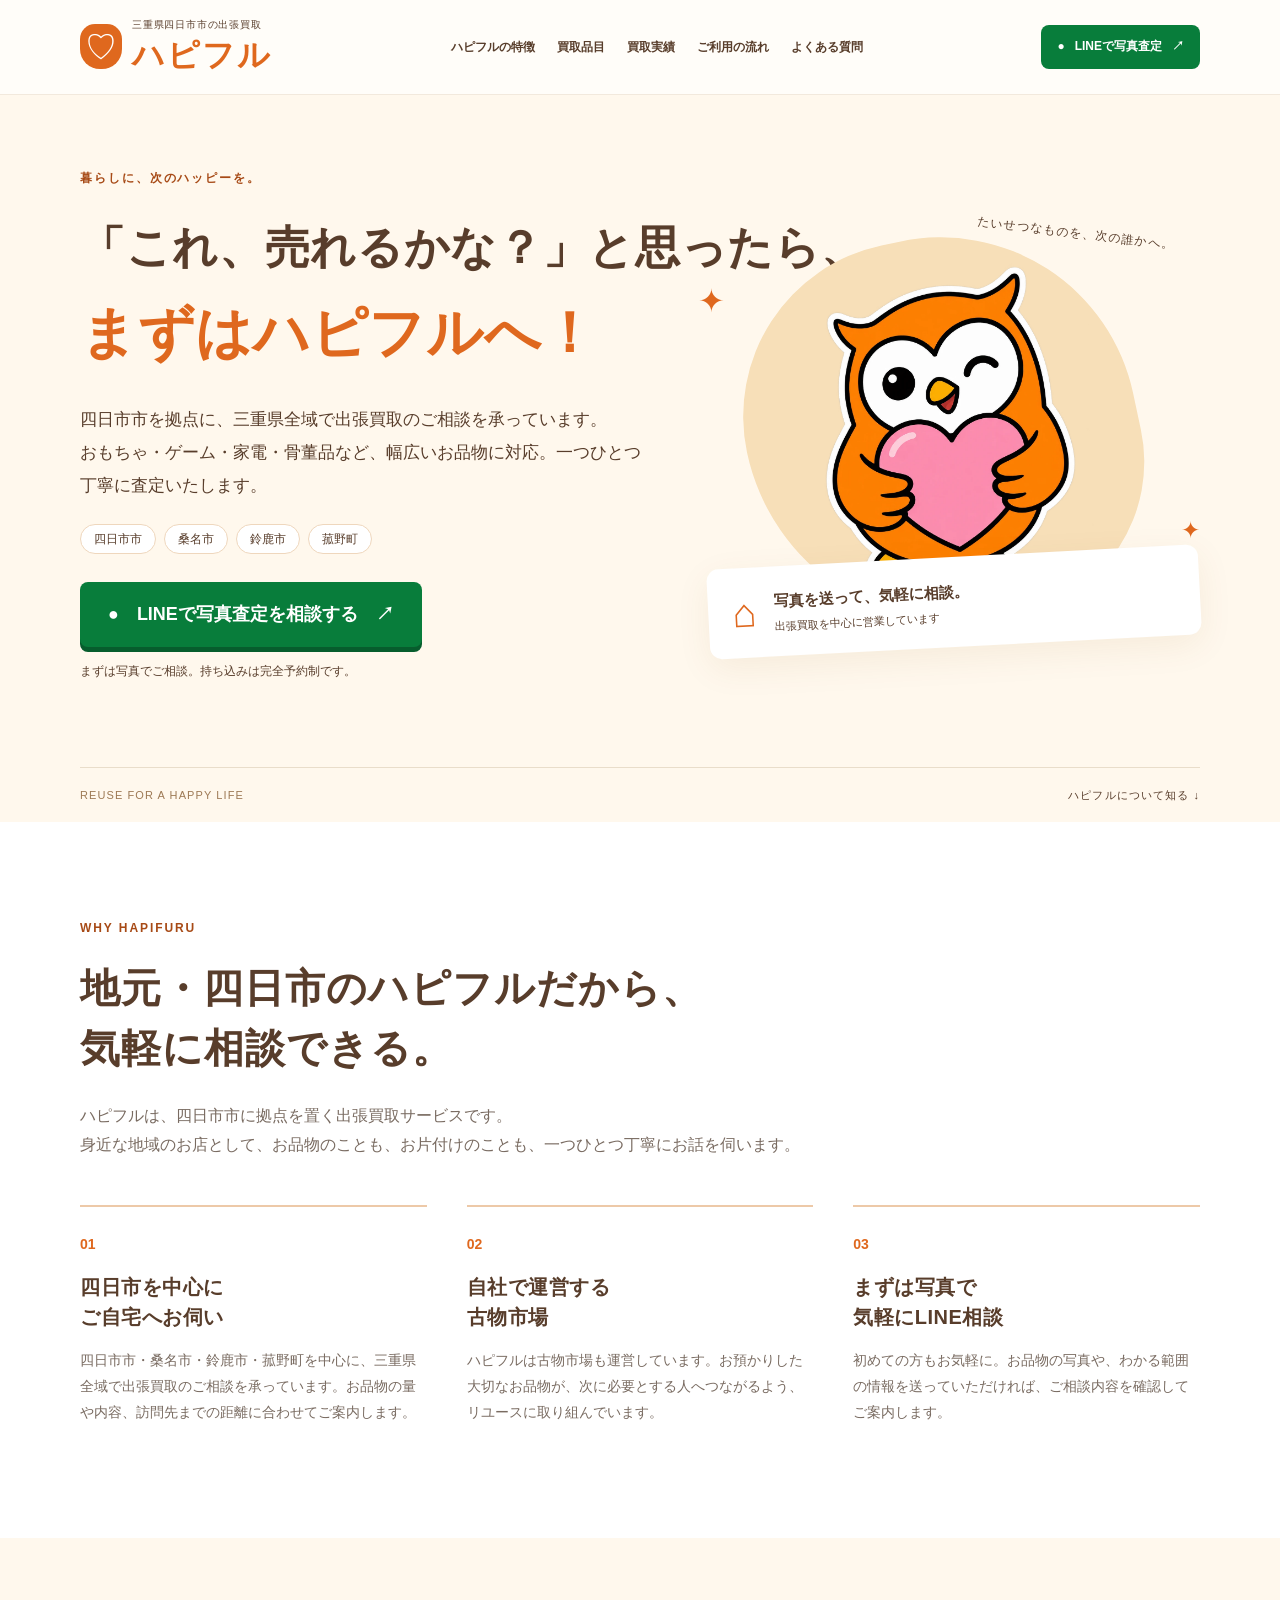
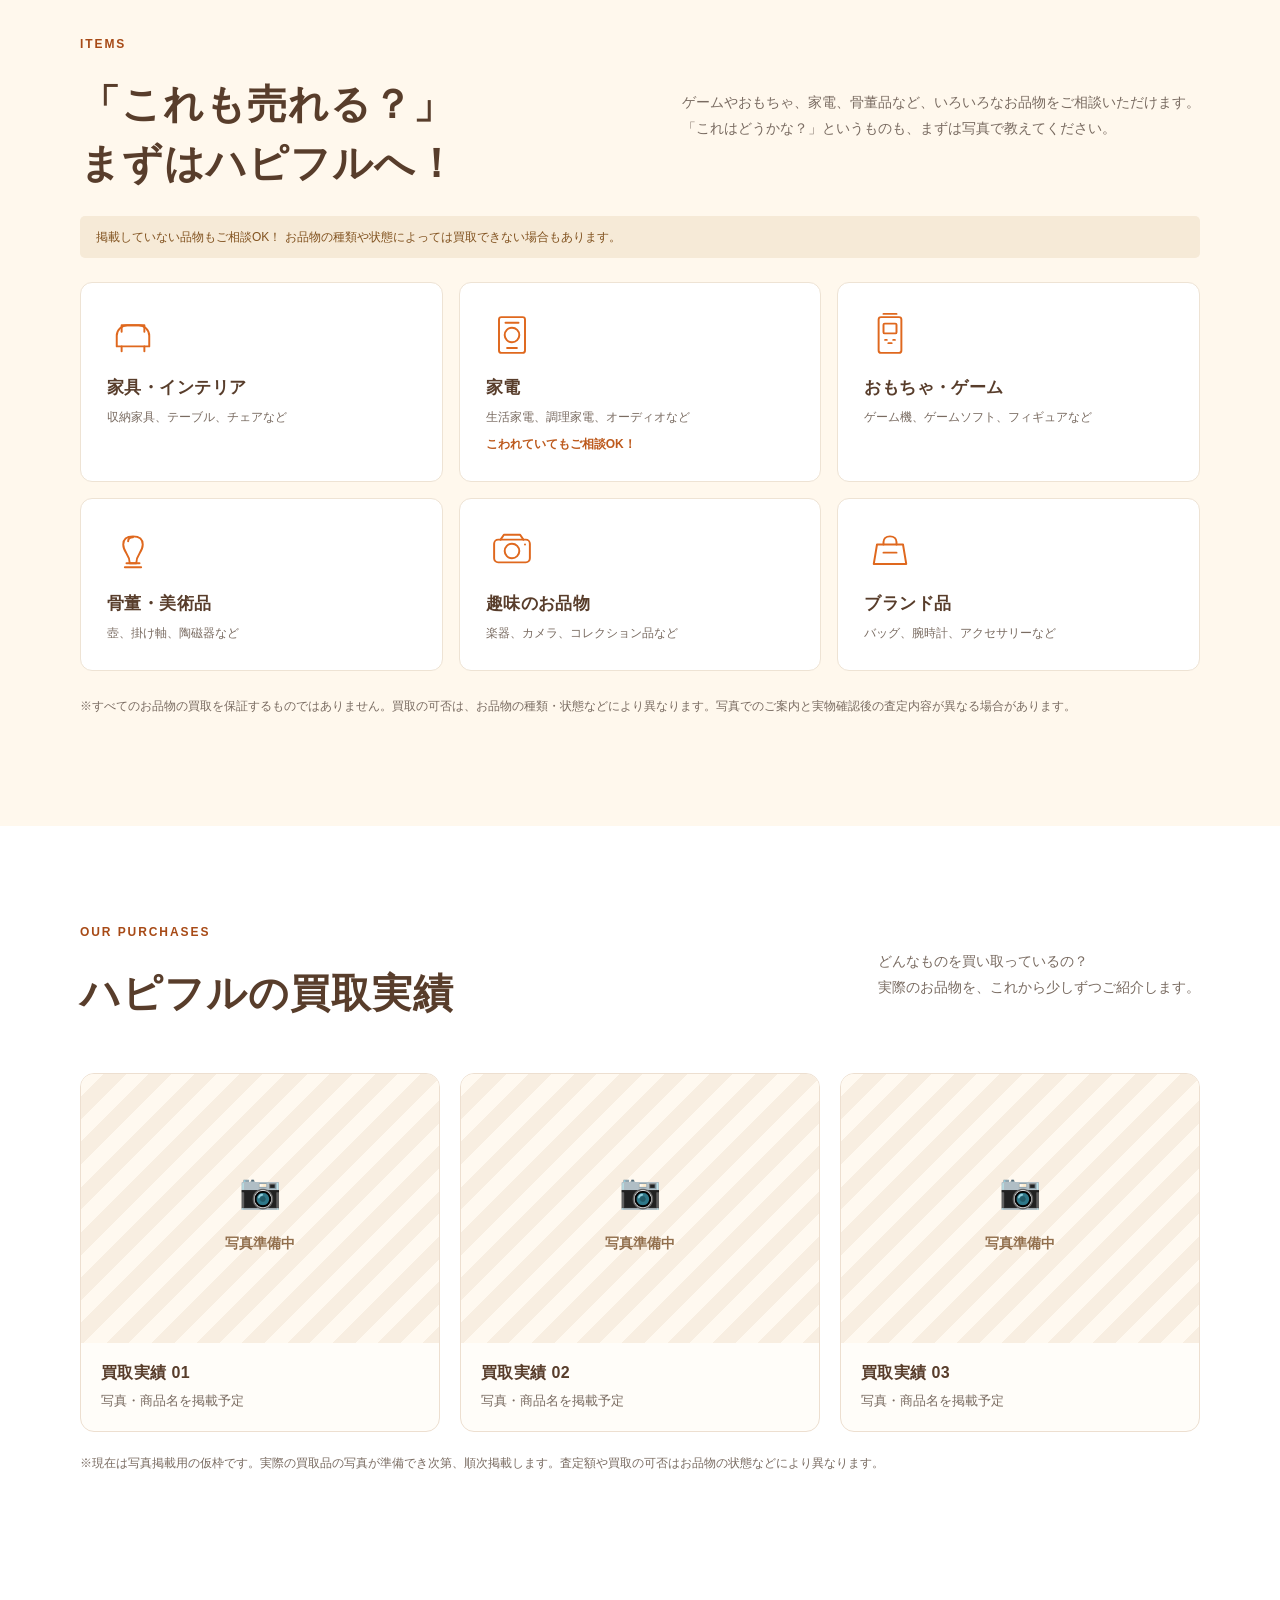
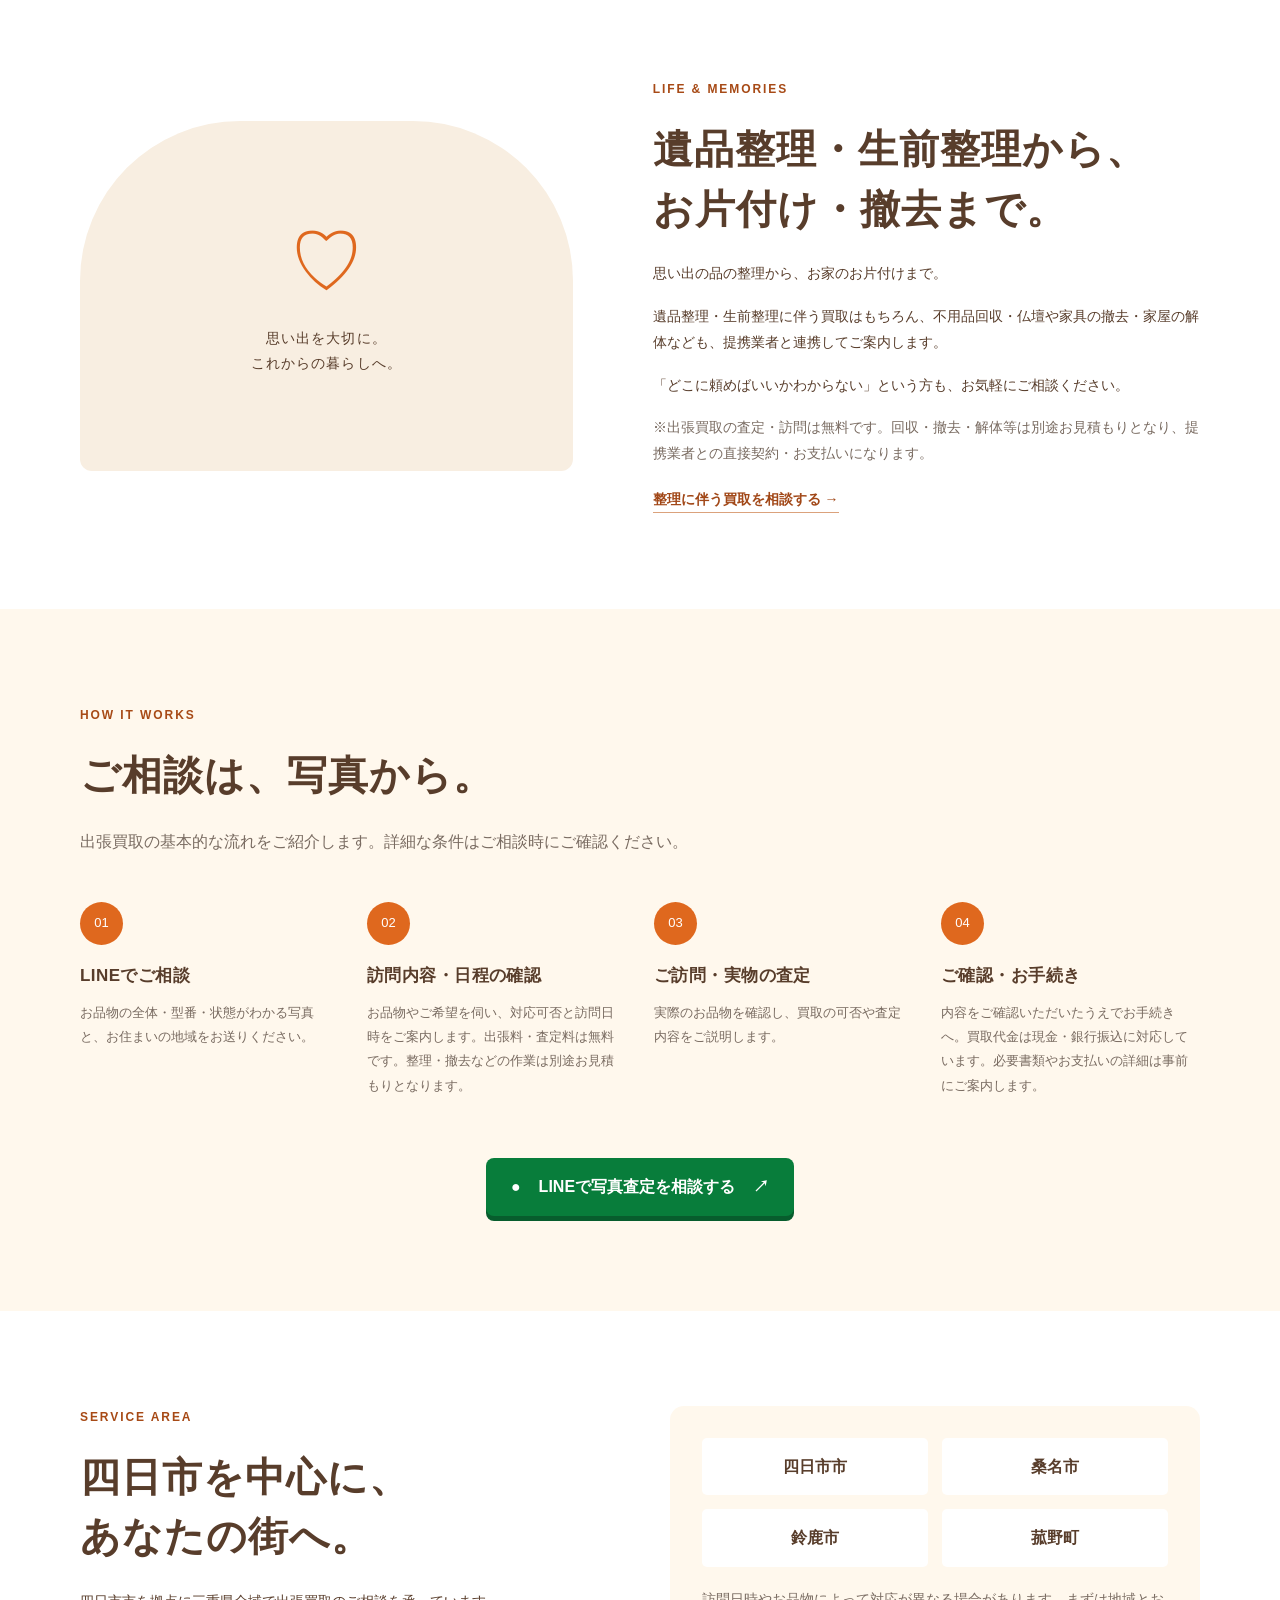
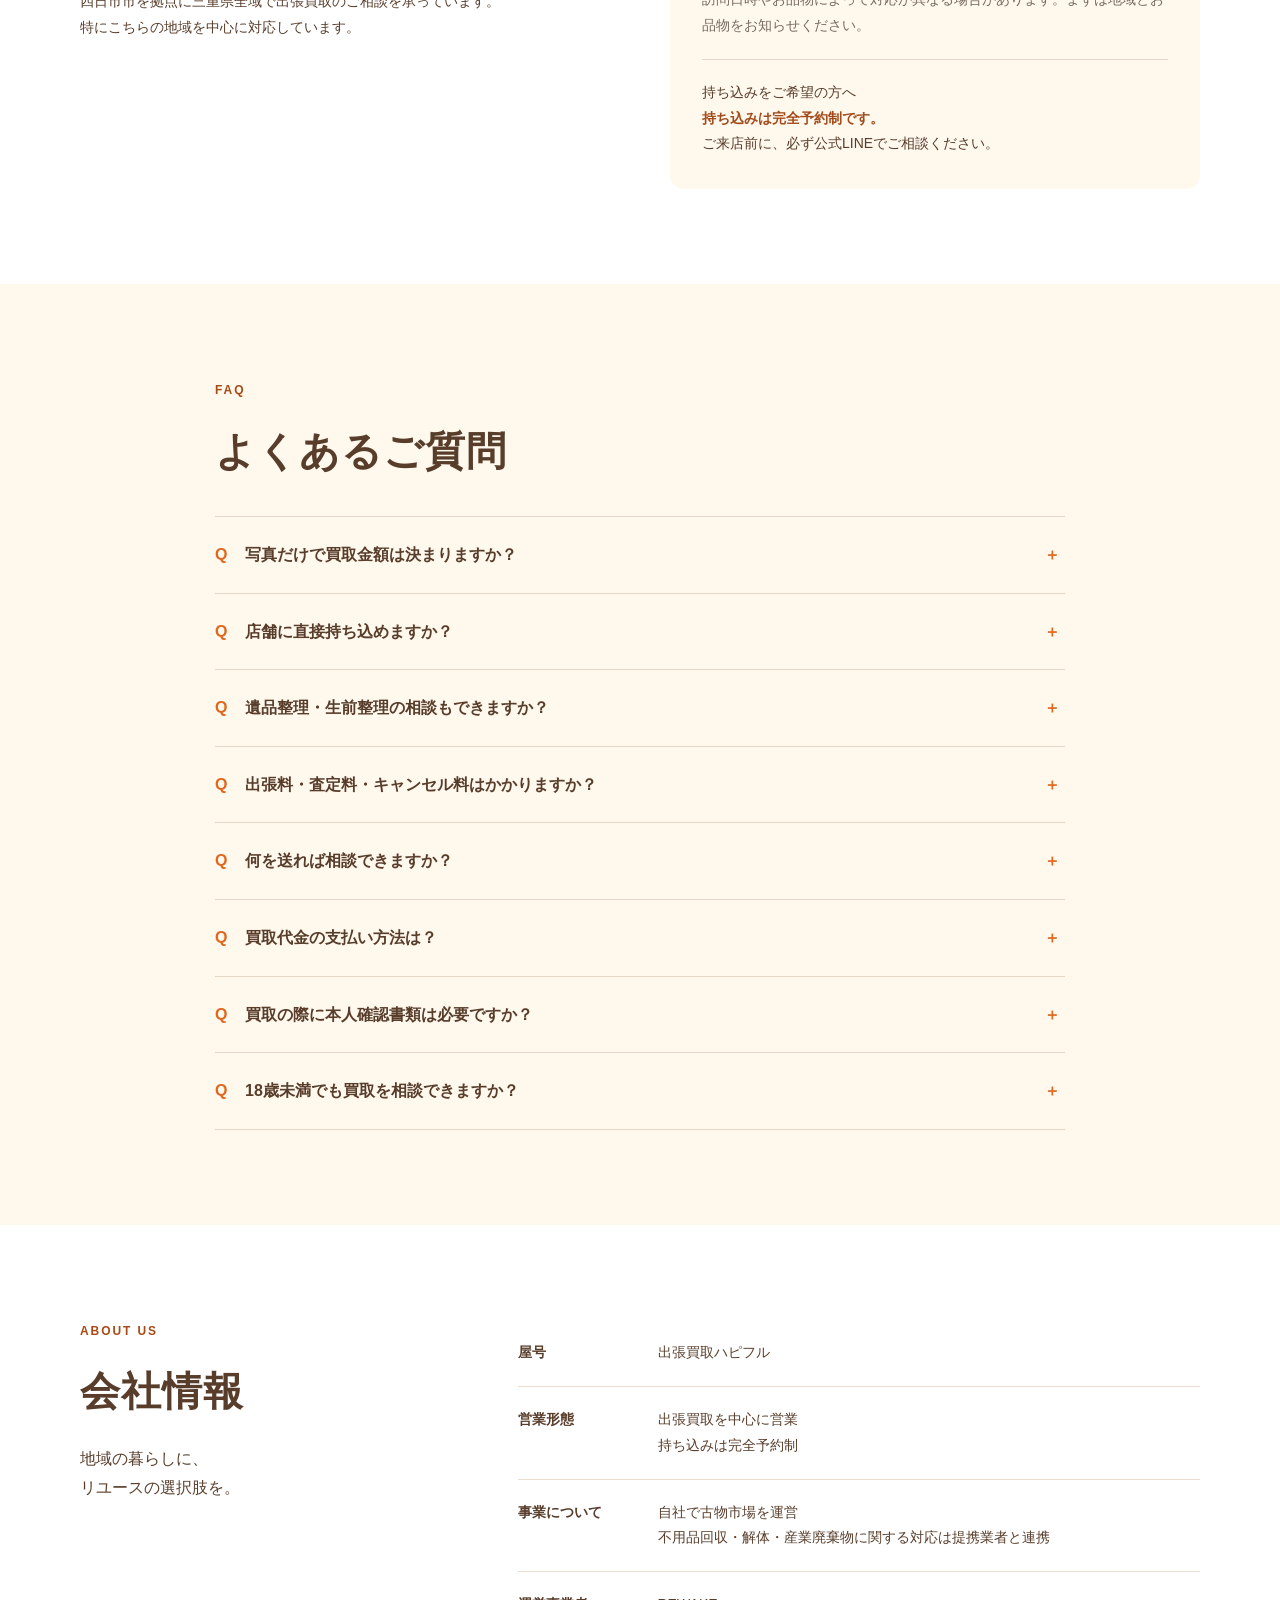
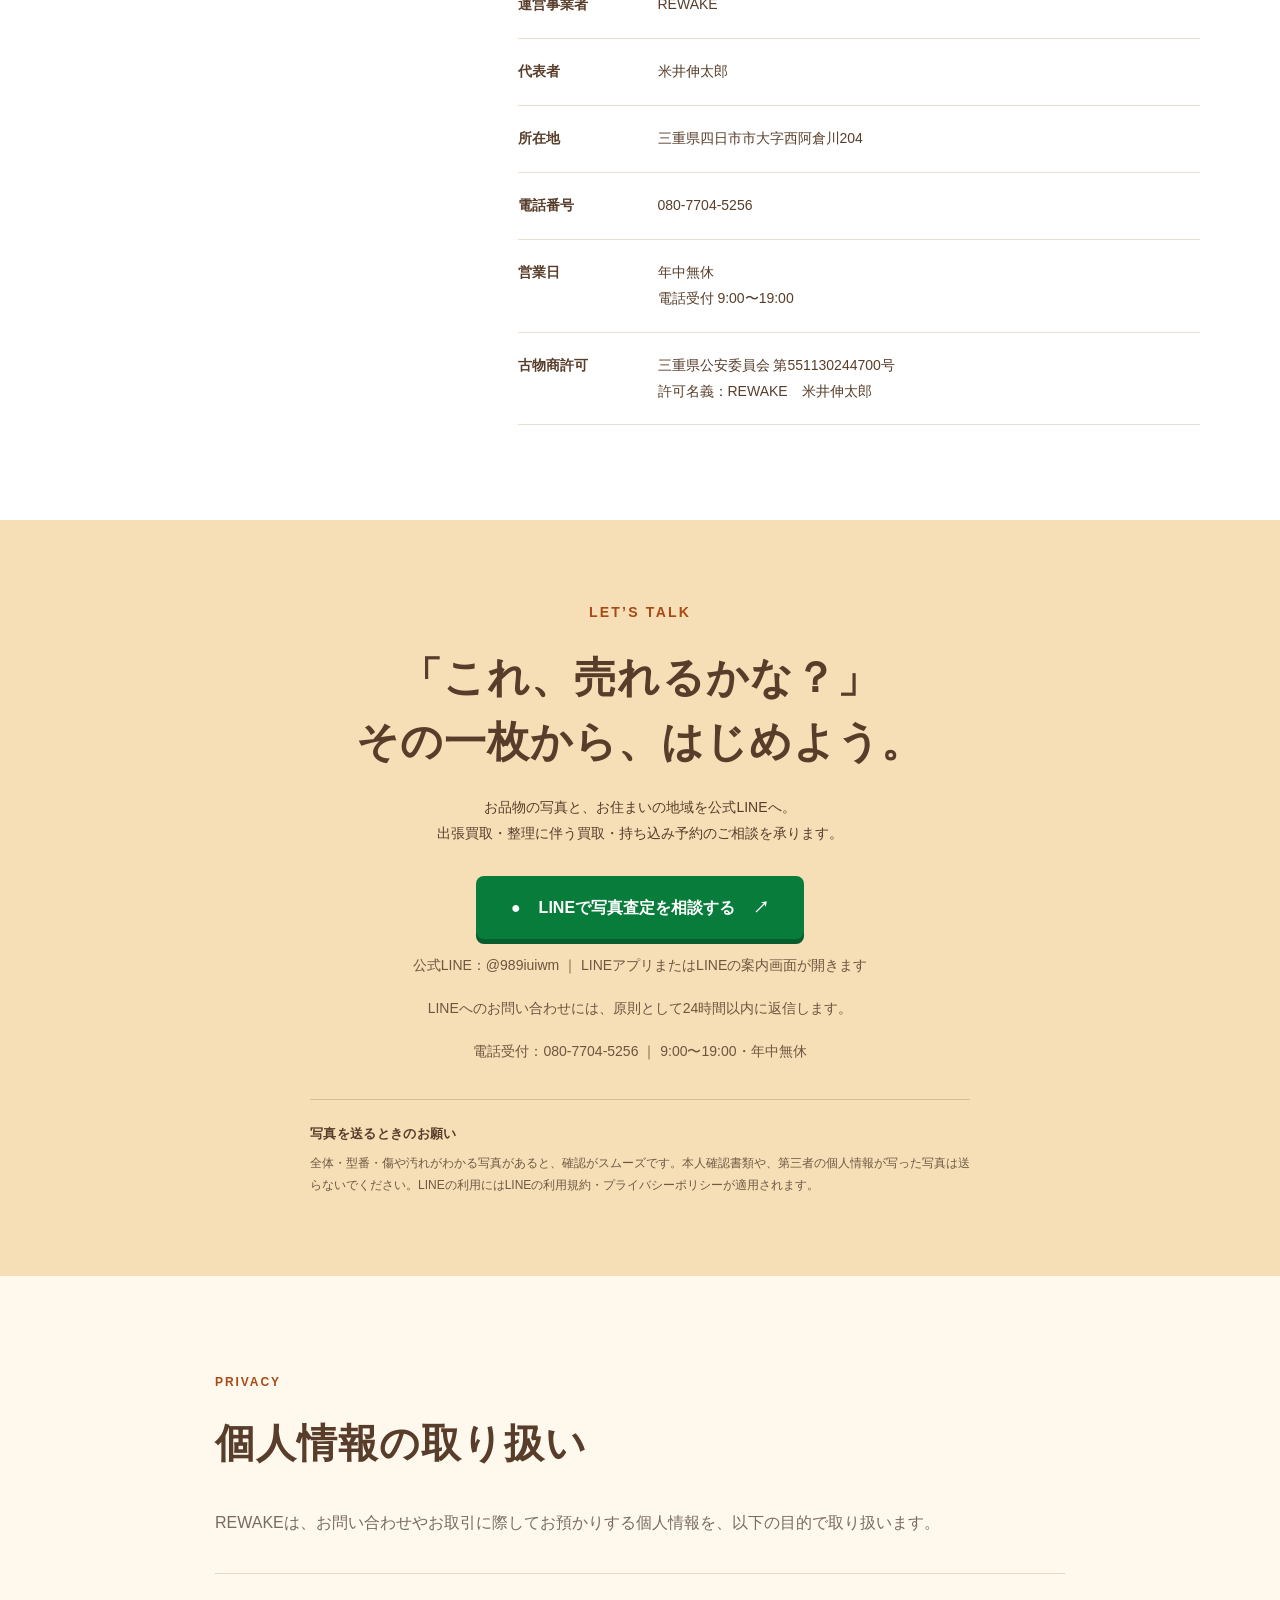
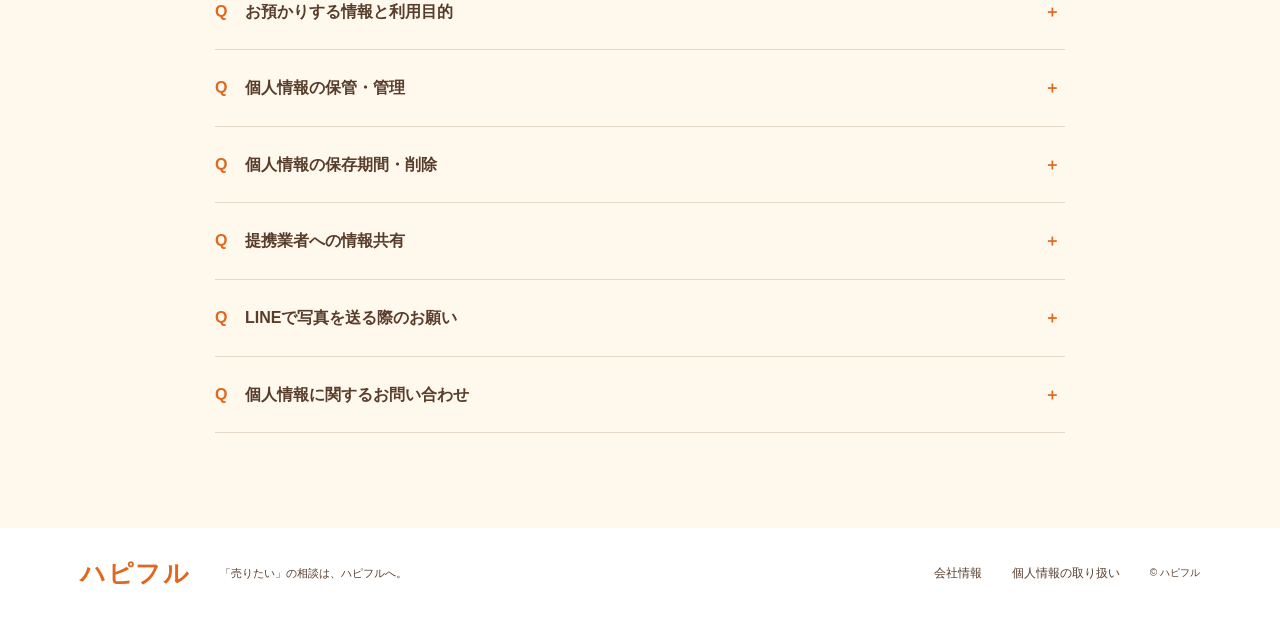
<file: index.html>
<!doctype html>
<html lang="ja"><head><meta charset="utf-8"><meta name="viewport" content="width=device-width,initial-scale=1"><title>四日市市の出張買取｜ハピフル【三重県全域対応】</title><meta name="description" content="四日市市を拠点に三重県全域で出張買取を行うハピフル。四日市市・鈴鹿市・桑名市・菰野町を中心に、家具・家電・骨董品・工具・ゲームなど幅広く対応。出張料・査定料は無料。お片付けや遺品整理・生前整理に伴う買取も公式LINEでお気軽にご相談ください。"><meta name="robots" content="index,follow"><meta name="theme-color" content="#df681e"><link rel="icon" href="assets/favicon.svg" type="image/svg+xml"><link rel="stylesheet" href="assets/style.css"><script src="assets/mascot.js" defer></script></head><body>
<a class="skip" href="#main">本文へ移動</a>
<header><div class="wrap header-inner"><a class="brand" href="#top" aria-label="ハピフル トップ"><span class="brand-mark" aria-hidden="true">♡</span><span><small>三重県四日市市の出張買取</small><b>ハピフル</b></span></a><nav aria-label="メインナビゲーション"><a href="#features">ハピフルの特徴</a><a href="#items">買取品目</a><a href="#results">買取実績</a><a href="#flow">ご利用の流れ</a><a href="#faq">よくある質問</a></nav><a class="button line " href="https://line.me/R/ti/p/@989iuiwm" target="_blank" rel="noopener noreferrer"><span aria-hidden="true">●</span> LINEで写真査定<span aria-hidden="true">↗</span></a></div></header>
<main id="main"><section class="hero" id="top"><div class="wrap hero-grid"><div><p class="eyebrow">暮らしに、次のハッピーを。</p><h1>「これ、売れるかな？」と思ったら、<br><em>まずはハピフルへ！</em></h1><p class="hero-copy">四日市市を拠点に、三重県全域で出張買取のご相談を承っています。<br>おもちゃ・ゲーム・家電・骨董品など、幅広いお品物に対応。一つひとつ丁寧に査定いたします。</p><div class="area-tags"><span>四日市市</span><span>桑名市</span><span>鈴鹿市</span><span>菰野町</span></div><a class="button line " href="https://line.me/R/ti/p/@989iuiwm" target="_blank" rel="noopener noreferrer"><span aria-hidden="true">●</span> LINEで写真査定を相談する<span aria-hidden="true">↗</span></a><p class="micro">まずは写真でご相談。持ち込みは完全予約制です。</p></div><div class="hero-art"><div class="art-orbit"></div><span class="art-label">たいせつなものを、次の誰かへ。</span><div class="mascot-slot"><!-- assets/mascot.webp を追加するだけで画像に切り替わります。PNGの場合は下記srcも変更してください。 --><img class="mascot-image" src="assets/mascot.webp" width="600" height="660" alt="ハートを持ったハピフルのフクロウ" decoding="async" hidden><div class="mascot-placeholder" aria-label="ハートを持ったフクロウのマスコット画像を追加予定"><span class="heart" aria-hidden="true">♡</span><b>ここに、ハピフルの<br>フクロウがやってきます。</b><small>マスコット画像 追加予定</small></div></div><div class="art-card"><span aria-hidden="true">⌂</span><div><strong>写真を送って、気軽に相談。</strong><small>出張買取を中心に営業しています</small></div></div><span class="spark one" aria-hidden="true">✦</span><span class="spark two" aria-hidden="true">✦</span></div></div><div class="hero-bottom wrap"><span>REUSE FOR A HAPPY LIFE</span><a href="#features">ハピフルについて知る ↓</a></div></section>
<section id="features" class="section"><div class="wrap"><p class="eyebrow">WHY HAPIFURU</p><h2>地元・四日市のハピフルだから、<br>気軽に相談できる。</h2><p class="intro">ハピフルは、四日市市に拠点を置く出張買取サービスです。<br>身近な地域のお店として、お品物のことも、お片付けのことも、一つひとつ丁寧にお話を伺います。</p><div class="features"><article><span class="number">01</span><h3>四日市を中心に<br>ご自宅へお伺い</h3><p>四日市市・桑名市・鈴鹿市・菰野町を中心に、三重県全域で出張買取のご相談を承っています。お品物の量や内容、訪問先までの距離に合わせてご案内します。</p></article><article><span class="number">02</span><h3>自社で運営する<br>古物市場</h3><p>ハピフルは古物市場も運営しています。お預かりした大切なお品物が、次に必要とする人へつながるよう、リユースに取り組んでいます。</p></article><article><span class="number">03</span><h3>まずは写真で<br>気軽にLINE相談</h3><p>初めての方もお気軽に。お品物の写真や、わかる範囲の情報を送っていただければ、ご相談内容を確認してご案内します。</p></article></div></div></section>
<section id="items" class="section cream"><div class="wrap"><div class="section-heading"><div><p class="eyebrow">ITEMS</p><h2>「これも売れる？」<br>まずはハピフルへ！</h2></div><p>ゲームやおもちゃ、家電、骨董品など、いろいろなお品物をご相談いただけます。<br>「これはどうかな？」というものも、まずは写真で教えてください。</p></div><p class="draft-label">掲載していない品物もご相談OK！ お品物の種類や状態によっては買取できない場合もあります。</p><div class="items">
<article>
  <span class="item-icon" aria-hidden="true">
    <svg viewBox="0 0 64 64" role="img"><path d="M12 33c0-7 6-13 13-13h14c7 0 13 6 13 13v13H12V33Z"/><path d="M18 28V20h28v8"/><path d="M18 46v6"/><path d="M46 46v6"/></svg>
  </span>
  <h3>家具・インテリア</h3>
  <p>収納家具、テーブル、チェアなど</p>
</article>
<article>
  <span class="item-icon" aria-hidden="true">
    <svg viewBox="0 0 64 64" role="img"><rect x="16" y="10" width="32" height="44" rx="3"/><circle cx="32" cy="32" r="9"/><path d="M24 17h16"/><path d="M26 48h12"/></svg>
  </span>
  <h3>家電</h3>
  <p>生活家電、調理家電、オーディオなど</p>
  <p class="item-extra">こわれていてもご相談OK！</p>
</article>
<article>
  <span class="item-icon" aria-hidden="true">
    <svg viewBox="0 0 64 64" role="img"><rect x="18" y="10" width="28" height="44" rx="3"/><path d="M24 6h16"/><rect x="24" y="18" width="16" height="12" rx="1.5"/><path d="M26 38h2"/><path d="M36 38h2"/><path d="M30 42h4"/></svg>
  </span>
  <h3>おもちゃ・ゲーム</h3>
  <p>ゲーム機、ゲームソフト、フィギュアなど</p>
</article>
<article>
  <span class="item-icon" aria-hidden="true">
    <svg viewBox="0 0 64 64" role="img"><path d="M32 14c8 0 12 4 12 10 0 4-2 8-4 11-2 3-4 7-4 12h-8c0-5-2-9-4-12-2-3-4-7-4-11 0-6 4-10 12-10Z"/><path d="M26 20c0-3 2-5 6-5"/><path d="M24 47h16"/><path d="M22 52h20"/></svg>
  </span>
  <h3>骨董・美術品</h3>
  <p>壺、掛け軸、陶磁器など</p>
</article>
<article>
  <span class="item-icon" aria-hidden="true">
    <svg viewBox="0 0 64 64" role="img"><rect x="10" y="18" width="44" height="28" rx="5"/><circle cx="32" cy="32" r="9"/><path d="M18 18l4-6h20l4 6"/><path d="M48 24h0"/></svg>
  </span>
  <h3>趣味のお品物</h3>
  <p>楽器、カメラ、コレクション品など</p>
</article>
<article>
  <span class="item-icon" aria-hidden="true">
    <svg viewBox="0 0 64 64" role="img"><path d="M16 24h32l4 24H12l4-24Z"/><path d="M24 24v-3c0-4 3-7 8-7s8 3 8 7v3"/><path d="M24 34h16"/></svg>
  </span>
  <h3>ブランド品</h3>
  <p>バッグ、腕時計、アクセサリーなど</p>
</article>
</div><p class="note">※すべてのお品物の買取を保証するものではありません。買取の可否は、お品物の種類・状態などにより異なります。写真でのご案内と実物確認後の査定内容が異なる場合があります。</p></div></section>
<section id="results" class="section results-section"><div class="wrap"><div class="section-heading"><div><p class="eyebrow">OUR PURCHASES</p><h2>ハピフルの買取実績</h2></div><p>どんなものを買い取っているの？<br>実際のお品物を、これから少しずつご紹介します。</p></div><div class="results-grid" aria-label="買取実績の写真掲載予定エリア"><article class="result-placeholder"><div class="result-photo-placeholder" aria-hidden="true"><span>📷</span><strong>写真準備中</strong></div><div class="result-caption"><h3>買取実績 01</h3><p>写真・商品名を掲載予定</p></div></article><article class="result-placeholder"><div class="result-photo-placeholder" aria-hidden="true"><span>📷</span><strong>写真準備中</strong></div><div class="result-caption"><h3>買取実績 02</h3><p>写真・商品名を掲載予定</p></div></article><article class="result-placeholder"><div class="result-photo-placeholder" aria-hidden="true"><span>📷</span><strong>写真準備中</strong></div><div class="result-caption"><h3>買取実績 03</h3><p>写真・商品名を掲載予定</p></div></article></div><p class="note results-note">※現在は写真掲載用の仮枠です。実際の買取品の写真が準備でき次第、順次掲載します。査定額や買取の可否はお品物の状態などにより異なります。</p></div></section>
<section id="organizing" class="section"><div class="wrap organizing"><div class="quiet-art" aria-hidden="true"><span>♡</span><p>思い出を大切に。<br>これからの暮らしへ。</p></div><div><p class="eyebrow">LIFE & MEMORIES</p><h2>遺品整理・生前整理から、<br>お片付け・撤去まで。</h2><p>思い出の品の整理から、お家のお片付けまで。</p><p>遺品整理・生前整理に伴う買取はもちろん、不用品回収・仏壇や家具の撤去・家屋の解体なども、提携業者と連携してご案内します。</p><p>「どこに頼めばいいかわからない」という方も、お気軽にご相談ください。</p><p class="note">※出張買取の査定・訪問は無料です。回収・撤去・解体等は別途お見積もりとなり、提携業者との直接契約・お支払いになります。</p><a class="text-link" href="#contact">整理に伴う買取を相談する →</a></div></div></section>
<section id="flow" class="section cream"><div class="wrap"><p class="eyebrow">HOW IT WORKS</p><h2>ご相談は、写真から。</h2><p class="intro">出張買取の基本的な流れをご紹介します。詳細な条件はご相談時にご確認ください。</p><ol class="steps"><li><span>01</span><h3>LINEでご相談</h3><p>お品物の全体・型番・状態がわかる写真と、お住まいの地域をお送りください。</p></li><li><span>02</span><h3>訪問内容・日程の確認</h3><p>お品物やご希望を伺い、対応可否と訪問日時をご案内します。出張料・査定料は無料です。整理・撤去などの作業は別途お見積もりとなります。</p></li><li><span>03</span><h3>ご訪問・実物の査定</h3><p>実際のお品物を確認し、買取の可否や査定内容をご説明します。</p></li><li><span>04</span><h3>ご確認・お手続き</h3><p>内容をご確認いただいたうえでお手続きへ。買取代金は現金・銀行振込に対応しています。必要書類やお支払いの詳細は事前にご案内します。</p></li></ol><div class="center"><a class="button line " href="https://line.me/R/ti/p/@989iuiwm" target="_blank" rel="noopener noreferrer"><span aria-hidden="true">●</span> LINEで写真査定を相談する<span aria-hidden="true">↗</span></a></div></div></section>
<section id="area" class="section"><div class="wrap area-layout"><div><p class="eyebrow">SERVICE AREA</p><h2>四日市を中心に、<br>あなたの街へ。</h2><p>四日市市を拠点に三重県全域で出張買取のご相談を承っています。<br>特にこちらの地域を中心に対応しています。</p></div><div class="area-panel"><ul><li>四日市市</li><li>桑名市</li><li>鈴鹿市</li><li>菰野町</li></ul><p class="note">訪問日時やお品物によって対応が異なる場合があります。まずは地域とお品物をお知らせください。</p><p class="reservation">持ち込みをご希望の方へ<br><strong>持ち込みは完全予約制です。</strong><br>ご来店前に、必ず公式LINEでご相談ください。</p></div></div></section>
<section id="faq" class="section cream"><div class="wrap faq-wrap"><p class="eyebrow">FAQ</p><h2>よくあるご質問</h2><details><summary>写真だけで買取金額は決まりますか？</summary><p>写真では、お品物の内容や状態を確認します。実物の状態によって査定内容が変わる場合があります。最終的な条件はお手続き前にご確認ください。</p></details><details><summary>店舗に直接持ち込めますか？</summary><p>持ち込みは完全予約制です。事前に公式LINEで、お品物の写真と持ち込み希望をお知らせください。予約確定前のご来店はお控えください。</p></details><details><summary>遺品整理・生前整理の相談もできますか？</summary><p>整理に伴う買取に加え、お片付けや家具・仏壇の撤去などもご相談いただけます。不用品回収・解体・産業廃棄物に関する対応は提携業者と連携して進めます。品物の種類や量、ご希望の作業・時期をお知らせください。作業料金は写真で概算をご案内し、必要に応じて現地確認のうえ確定します。提携業者が行う作業は、お客様と提携業者との直接契約・お支払いとなります。</p></details><details><summary>出張料・査定料・キャンセル料はかかりますか？</summary><p>出張料・査定料は無料です。整理・回収・撤去・解体などの作業費用は別途お見積もりとなります。キャンセル料も無料です。予約の変更・キャンセルは、お早めにご連絡ください。</p></details><details><summary>何を送れば相談できますか？</summary><p>お品物の全体写真、メーカーや型番、傷・汚れの状態、おおよその数量、お住まいの市町をお送りください。詳しい住所は日程の相談時にお伝えください。</p></details><details><summary>買取代金の支払い方法は？</summary><p>現金・銀行振込の両方に対応しています。銀行振込の時期は金額やお取引内容によって異なるため、契約前にご案内します。振込手数料はREWAKEが負担します。</p></details><details><summary>買取の際に本人確認書類は必要ですか？</summary><p>買取のお手続きでは、公的な本人確認書類をご用意ください。書類の種類やお取引方法により確認事項が異なるため、ご利用いただける書類と必要な手続きは事前にご案内します。本人確認書類の画像をLINEへ送ることはお控えください。</p></details><details><summary>18歳未満でも買取を相談できますか？</summary><p>18歳未満の方ご本人からのご相談も承ります。買取には保護者の同意確認など必要な手続きがありますので、事前にお問い合わせください。具体的な確認方法は現在準備中です。確認手続きが整うまでは、買取契約・お支払いは行いません。</p></details></div></section>
<section id="company" class="section"><div class="wrap company-layout"><div><p class="eyebrow">ABOUT US</p><h2>会社情報</h2><p>地域の暮らしに、<br>リユースの選択肢を。</p></div><dl class="company"><div><dt>屋号</dt><dd>出張買取ハピフル</dd></div><div><dt>営業形態</dt><dd>出張買取を中心に営業<br>持ち込みは完全予約制</dd></div><div><dt>事業について</dt><dd>自社で古物市場を運営<br>不用品回収・解体・産業廃棄物に関する対応は提携業者と連携</dd></div><div><dt>運営事業者</dt><dd>REWAKE</dd></div><div><dt>代表者</dt><dd>米井伸太郎</dd></div><div><dt>所在地</dt><dd>三重県四日市市大字西阿倉川204</dd></div><div><dt>電話番号</dt><dd><a href="tel:08077045256">080-7704-5256</a></dd></div><div><dt>営業日</dt><dd>年中無休<br>電話受付 9:00〜19:00</dd></div><div><dt>古物商許可</dt><dd>三重県公安委員会 第551130244700号<br>許可名義：REWAKE　米井伸太郎</dd></div></dl></div></section>
<section id="contact" class="contact"><div class="wrap"><p class="eyebrow">LET’S TALK</p><h2>「これ、売れるかな？」<br>その一枚から、はじめよう。</h2><p>お品物の写真と、お住まいの地域を公式LINEへ。<br>出張買取・整理に伴う買取・持ち込み予約のご相談を承ります。</p><a class="button line " href="https://line.me/R/ti/p/@989iuiwm" target="_blank" rel="noopener noreferrer"><span aria-hidden="true">●</span> LINEで写真査定を相談する<span aria-hidden="true">↗</span></a><p class="micro">公式LINE：@989iuiwm ｜ LINEアプリまたはLINEの案内画面が開きます</p><p class="micro">LINEへのお問い合わせには、原則として24時間以内に返信します。</p><p class="micro">電話受付：<a href="tel:08077045256">080-7704-5256</a> ｜ 9:00〜19:00・年中無休</p><div class="privacy"><h3>写真を送るときのお願い</h3><p>全体・型番・傷や汚れがわかる写真があると、確認がスムーズです。本人確認書類や、第三者の個人情報が写った写真は送らないでください。LINEの利用にはLINEの利用規約・プライバシーポリシーが適用されます。</p></div></div></section><section id="privacy" class="section cream"><div class="wrap faq-wrap"><p class="eyebrow">PRIVACY</p><h2>個人情報の取り扱い</h2><p class="intro">REWAKEは、お問い合わせやお取引に際してお預かりする個人情報を、以下の目的で取り扱います。</p><details><summary>お預かりする情報と利用目的</summary><p>お名前・ご住所・連絡先、お品物や作業場所の写真、お取引に必要な情報を、査定・見積もり、ご連絡、契約・お支払い、法令上必要な記録のために利用します。</p></details><details><summary>個人情報の保管・管理</summary><p>紙の書類は施錠して保管し、電子データはパスワード等で保護します。個人情報へのアクセスは担当者に限定して管理します。</p></details><details><summary>個人情報の保存期間・削除</summary><p>個人情報は、利用目的の達成に必要な期間および法令上必要な期間保存します。保存が不要になった紙の書類は裁断等により処分し、電子データは適切な方法で削除します。</p></details><details><summary>提携業者への情報共有</summary><p>回収・解体などを担当する提携業者に連絡先や作業写真などを共有する場合は、共有先・目的・内容を事前にご説明し、お客様の同意を得たうえで必要な情報を共有します。提携業者が行う作業は、お客様と提携業者との直接契約・お支払いとなります。</p></details><details><summary>LINEで写真を送る際のお願い</summary><p>本人確認書類や、第三者の個人情報が写った写真は送らないでください。LINEの利用にはLINEの利用規約・プライバシーポリシーが適用されます。</p></details><details><summary>個人情報に関するお問い合わせ</summary><p>運営事業者：REWAKE　米井伸太郎<br>所在地：三重県四日市市大字西阿倉川204<br>電話：<a href="tel:08077045256">080-7704-5256</a>（9:00〜19:00・年中無休）<br>個人情報の取り扱いや、開示・訂正・削除等のご相談は上記窓口へお問い合わせください。法令上の保存義務がある情報など、お申し出の内容によってはご希望に沿えない場合があります。</p></details></div></section></main>
<footer><div class="wrap footer-inner"><a class="brand" href="#top"><b>ハピフル</b></a><p>「売りたい」の相談は、ハピフルへ。</p><a href="#company">会社情報</a><a href="#privacy">個人情報の取り扱い</a><small>© ハピフル</small></div></footer><div class="mobile-cta"><a class="button line " href="https://line.me/R/ti/p/@989iuiwm" target="_blank" rel="noopener noreferrer"><span aria-hidden="true">●</span> LINEで写真査定<span aria-hidden="true">↗</span></a></div></body></html>
</file>
<file: assets/style.css>
:root{--orange:#df681e;--dark:#583d2b;--cream:#fff8ed;--line:#087d3b;--muted:#796b61;--border:#e9ded0}*{box-sizing:border-box}html{scroll-behavior:smooth;scroll-padding-top:110px}body{margin:0;color:var(--dark);background:#fff;font-family:-apple-system,BlinkMacSystemFont,"Hiragino Kaku Gothic ProN","Yu Gothic",Meiryo,sans-serif;font-size:16px;line-height:1.85}a{color:inherit;text-decoration:none}button,a,summary{-webkit-tap-highlight-color:transparent}a:focus-visible,summary:focus-visible{outline:3px solid #087d3b;outline-offset:5px}a:hover{text-decoration:underline}p{margin:0 0 1.2em}h1,h2,h3{line-height:1.5;margin:0;font-weight:750;letter-spacing:.025em}h2{font-size:clamp(27px,3.1vw,40px);margin-bottom:22px}h3{font-size:20px}small{font-size:12px}.wrap{width:min(1120px,calc(100% - 64px));margin:auto}.preview-note{background:#5b422f;color:white;text-align:center;font-size:11px;padding:4px 12px;letter-spacing:.08em}header{background:#fffdf9;position:sticky;top:0;z-index:10;border-bottom:1px solid #f2e9dd}.header-inner{display:flex;align-items:center;justify-content:space-between;gap:22px;min-height:94px}.brand{display:flex;align-items:center;gap:10px;line-height:1.2;white-space:nowrap}.brand small{display:block;font-size:10px;letter-spacing:.08em;margin-bottom:5px}.brand b{font-size:32px;letter-spacing:.06em;color:var(--orange)}.brand-dot{color:#775137}.brand-mark{background:var(--orange);color:white;width:42px;height:45px;display:grid;place-items:center;border-radius:15px 15px 20px 20px;font-size:32px}nav{display:flex;gap:22px;font-size:12px;font-weight:700}.button{display:inline-flex;gap:18px;align-items:center;justify-content:center;padding:16px 25px;border-radius:8px;font-size:16px;font-weight:700;line-height:1.6;box-shadow:0 5px 0 #075d2d;transition:transform .2s}.button:hover{text-decoration:none;transform:translateY(-2px)}.line{background:var(--line);color:white}.header-inner .button{font-size:12px;padding:12px 16px;gap:10px;box-shadow:none}.hero{background:var(--cream);overflow:hidden}.hero-grid{display:grid;grid-template-columns:1.1fr 1fr;gap:35px;padding-top:72px;padding-bottom:70px;align-items:center}.eyebrow{font-size:12px;font-weight:750;letter-spacing:.16em;color:#a74a16;margin-bottom:20px}.hero h1{font-size:clamp(32px,3.5vw,49px);letter-spacing:.015em;line-height:1.7;white-space:nowrap}.hero h1 em{font-style:normal;color:var(--orange);font-size:1.25em}.hero-copy{margin:22px 0;font-size:16px}.area-tags{display:flex;gap:8px;margin-bottom:28px;flex-wrap:wrap}.area-tags span{font-size:12px;background:white;border:1px solid #efd7bd;padding:3px 13px;border-radius:30px}.micro{font-size:11px;margin-top:14px;opacity:.85}.hero-art{min-height:420px;position:relative;display:grid;place-items:center}.art-orbit{position:absolute;width:390px;height:390px;background:#f7dfb8;border-radius:47% 53% 42% 58%;transform:rotate(-12deg)}.art-label{position:absolute;top:0;right:25px;font-size:12px;letter-spacing:.1em;transform:rotate(7deg)}.mascot-slot{width:280px;height:300px;z-index:1;display:grid;place-items:center}.mascot-slot img{max-width:100%;width:280px;height:300px;object-fit:contain}.mascot-placeholder{display:flex;align-items:center;flex-direction:column;text-align:center;gap:12px}.mascot-placeholder b{font-size:19px}.mascot-placeholder small{font-size:10px;letter-spacing:.08em;border:1px dashed #a67745;border-radius:30px;padding:3px 14px}.heart{font-size:95px;line-height:1;color:var(--orange)}.art-card{position:absolute;bottom:-5px;left:25px;right:0;background:white;padding:20px 24px;border-radius:12px;box-shadow:0 10px 35px #8c571313;display:flex;gap:18px;align-items:center;z-index:2;transform:rotate(-3deg)}.art-card>span{font-size:40px;color:var(--orange);line-height:1}.art-card strong{font-size:15px}.art-card small{display:block;font-size:11px}.spark{position:absolute;color:var(--orange);font-size:32px}.one{top:50px;left:15px}.two{right:0;bottom:90px;font-size:23px}.hero-bottom{border-top:1px solid #e9ddca;display:flex;justify-content:space-between;padding:17px 0;font-size:11px;letter-spacing:.1em}.hero-bottom>span{color:#9d7954}.section{padding:95px 0}.cream{background:var(--cream)}.intro{color:var(--muted);margin-bottom:35px}.features{display:grid;grid-template-columns:repeat(3,1fr);gap:40px;margin-top:45px}.features article{border-top:2px solid #edc9a8;padding-top:22px}.number{font-size:14px;color:var(--orange);font-weight:bold}.features h3{margin:14px 0 16px}.features p,.items p{font-size:14px;color:var(--muted)}.section-heading{display:flex;justify-content:space-between;gap:35px;align-items:center}.section-heading>p{font-size:14px;color:var(--muted)}.draft-label{font-size:12px;color:#81521f;background:#f6ead7;padding:10px 16px;border-radius:5px}.items{display:grid;grid-template-columns:repeat(3,1fr);gap:16px;margin:24px 0}.items article{padding:26px;background:white;border:1px solid #eee3d4;border-radius:12px}.items article>span.item-icon{display:block;width:52px;height:52px;color:var(--orange);line-height:1;margin-bottom:14px}.items article>span.item-icon svg{width:100%;height:100%;display:block;stroke:currentColor;fill:none;stroke-width:2.4;stroke-linecap:round;stroke-linejoin:round}.items h3{font-size:17px;margin-bottom:5px}.items p{font-size:12px;margin:0}.note{font-size:12px;color:var(--muted)}.organizing{display:grid;grid-template-columns:.9fr 1fr;gap:80px;align-items:center}.quiet-art{background:#f8eee1;min-height:350px;border-radius:160px 160px 12px 12px;text-align:center;display:grid;align-content:center}.quiet-art span{color:var(--orange);font-size:75px;line-height:1.2}.quiet-art p{margin:20px 0 0;font-size:24px;line-height:1.8;letter-spacing:.08em}.organizing>div>p:not(.eyebrow){font-size:14px}.text-link{font-size:14px;color:#a14717;font-weight:700;border-bottom:1px solid #dba27c;padding-bottom:5px}.steps{display:grid;grid-template-columns:repeat(4,1fr);gap:28px;list-style:none;padding:0;margin:45px 0}.steps li{position:relative}.steps span{display:inline-grid;place-items:center;border-radius:50%;background:var(--orange);color:white;width:43px;height:43px;font-size:13px;margin-bottom:18px}.steps h3{font-size:17px;margin-bottom:13px}.steps p{font-size:13px;color:var(--muted)}.center{text-align:center}.area-layout{display:grid;grid-template-columns:1fr 1fr;gap:60px}.area-layout>div>p:not(.eyebrow){font-size:14px}.area-panel{padding:32px;background:#fff8ed;border-radius:14px}.area-panel ul{list-style:none;padding:0;margin:0 0 20px;display:grid;grid-template-columns:1fr 1fr;gap:14px}.area-panel li{background:white;text-align:center;padding:14px;font-weight:700;border-radius:5px}.reservation{font-size:13px;border-top:1px solid #e6d8c4;padding-top:20px;margin:20px 0 0}.reservation strong{color:#a34a1b}.faq-wrap{max-width:850px}.faq-wrap h2{margin-bottom:35px}details{border-top:1px solid #e4d7c5}details:last-child{border-bottom:1px solid #e4d7c5}summary{cursor:pointer;font-size:16px;font-weight:700;list-style:none;padding:23px 42px 23px 30px;position:relative}summary::-webkit-details-marker{display:none}summary:before{content:'Q';color:var(--orange);position:absolute;left:0}summary:after{content:'＋';position:absolute;right:5px;color:var(--orange)}details[open] summary:after{content:'−'}details p{font-size:14px;color:var(--muted);padding:0 30px 20px;margin:0}.company-layout{display:grid;grid-template-columns:.7fr 1.3fr;gap:70px}.company{margin:0}.company>div{display:grid;grid-template-columns:140px 1fr;padding:20px 0;border-bottom:1px solid var(--border);font-size:14px}.company dt{font-weight:700}.company dd{margin:0}.pending{font-size:12px;color:#876137}.contact{background:#f6dfb7;text-align:center;padding:80px 0}.contact h2{font-size:clamp(27px,3.3vw,43px)}.contact>div>p{font-size:14px}.contact .button{margin-top:12px;padding:19px 35px}.privacy{max-width:660px;margin:35px auto 0;border-top:1px solid #d6bd96;padding-top:24px;text-align:left}.privacy h3{font-size:13px;margin-bottom:8px}.privacy p{font-size:12px;margin:0;color:#6d5944}.footer-inner{display:flex;gap:30px;align-items:center;padding:30px 0}.footer-inner .brand b{font-size:25px}.footer-inner p{font-size:11px;margin:0;flex:1}.footer-inner>a:not(.brand){font-size:12px}.footer-inner small{font-size:10px}.mobile-cta{display:none}.skip{position:fixed;top:-100px;left:10px;background:white;z-index:30;padding:12px}.skip:focus{top:10px}@media(min-width:1500px){.hero-grid{padding-top:85px;padding-bottom:85px}}@media(max-width:1000px){nav{display:none}.hero h1{font-size:35px}.hero-grid{gap:15px}.hero-art{transform:scale(.9)}.organizing{gap:40px}.wrap{width:calc(100% - 48px)}}@media(max-width:700px){html{scroll-padding-top:85px}.wrap{width:calc(100% - 40px)}.header-inner{min-height:76px;gap:10px}.brand b{font-size:27px}.brand small{font-size:8px}.brand-mark{width:34px;height:37px;font-size:26px}.header-inner .button{font-size:10px;padding:10px;gap:5px}.header-inner .button>span:first-child{display:none}.hero-grid{grid-template-columns:1fr;padding-top:38px;padding-bottom:30px;gap:22px}.eyebrow{font-size:10px;margin-bottom:16px}.hero h1{font-size:clamp(26px,6.5vw,39px)}.hero-copy{font-size:13px;margin:20px 0}.area-tags{margin-bottom:23px;gap:6px}.area-tags span{font-size:10px;padding:3px 11px}.hero .button{width:100%;font-size:15px}.hero .micro{text-align:center;font-size:10px}.hero-art{min-height:340px;transform:none;margin:0 auto;width:min(100%,390px)}.art-orbit{width:290px;height:290px}.art-label{right:8px;font-size:10px}.mascot-slot{height:250px;width:240px}.mascot-placeholder b{font-size:17px}.heart{font-size:75px}.art-card{bottom:0;left:5px;right:5px;padding:15px 18px}.art-card strong{font-size:13px}.art-card small{font-size:10px}.one{left:10px;top:45px}.hero-bottom{font-size:9px;letter-spacing:0}.section{padding:58px 0}h2{font-size:27px;margin-bottom:20px}.intro{font-size:13px}.features{grid-template-columns:1fr;gap:25px;margin-top:30px}.features article{position:relative;padding:18px 0 0 42px}.number{position:absolute;left:0;top:22px}.features h3{font-size:19px;margin:0 0 10px}.features h3 br{display:none}.features p{font-size:13px;margin:0}.section-heading{display:block}.section-heading>p{font-size:13px}.items{grid-template-columns:1fr 1fr;gap:10px;margin:18px 0}.items article{padding:20px 14px}.items h3{font-size:14px}.items p{font-size:11px}.items article>span.item-icon{width:42px;height:42px}.draft-label{font-size:11px}.organizing{grid-template-columns:1fr;gap:30px}.quiet-art{min-height:240px;border-radius:120px 120px 12px 12px;max-width:360px;width:100%;margin:auto}.quiet-art p{font-size:20px;margin-top:10px}.quiet-art span{font-size:58px}.steps{grid-template-columns:1fr;gap:22px;margin:30px 0}.steps li{padding-left:60px;border-bottom:1px solid #e8dccb;padding-bottom:12px}.steps span{position:absolute;left:0;top:0;width:38px;height:38px}.steps h3{margin:3px 0 8px}.steps p{margin-bottom:10px}.center .button{font-size:14px;width:100%;gap:12px}.area-layout,.company-layout{grid-template-columns:1fr;gap:22px}.area-panel{padding:20px}.area-panel ul{gap:10px}.area-panel li{padding:12px;font-size:15px}.company-layout>div>p:last-child{font-size:14px}.company>div{grid-template-columns:100px 1fr;font-size:12px;padding:17px 0}.company .pending{font-size:11px}summary{font-size:14px;padding:20px 33px 20px 25px}details p{font-size:13px;padding:0 24px 20px}.contact{padding:55px 0}.contact>div>p{font-size:12px}.contact .button{width:100%;padding:17px 12px;font-size:14px;gap:10px}.contact .micro{font-size:10px}.footer-inner{flex-wrap:wrap;gap:14px;padding:25px 0 105px}.footer-inner p{flex:1;min-width:180px;font-size:10px}.mobile-cta{display:block;position:fixed;bottom:0;left:0;right:0;padding:10px 20px calc(10px + env(safe-area-inset-bottom));background:#fffefbf5;z-index:20;border-top:1px solid #eadac6}.mobile-cta .button{width:100%;padding:11px 20px;box-shadow:none;font-size:14px}}@media(prefers-reduced-motion:reduce){html{scroll-behavior:auto}.button{transition:none}}

/* トップの視認性・マスコット画像の差し替え対応 */
.hero-grid>div{min-width:0}
.hero-copy{font-size:17px;line-height:1.95}
.hero .button{font-size:18px;min-height:62px;padding:18px 28px}
.hero .micro{font-size:12px;color:var(--dark);opacity:1;line-height:1.8}
.mascot-slot{width:min(100%,350px);height:350px}
.mascot-slot .mascot-image{width:100%;height:100%;max-width:100%;object-fit:contain;object-position:center}
.mascot-image[hidden],.mascot-placeholder[hidden]{display:none}
@media(min-width:701px) and (max-width:1000px){.hero h1{font-size:clamp(25px,3.4vw,34px)}.hero .button{font-size:16px;padding:18px 20px;gap:12px}}
@media(max-width:700px){
 .hero h1{font-size:clamp(23px,6.25vw,39px);white-space:normal;line-height:1.65}
 .hero-copy{font-size:15px;line-height:1.95}
 .hero .button{font-size:16px;min-height:60px;padding:17px 12px;gap:10px}
 .hero .micro{font-size:12px;text-align:left}
 .hero-art{width:100%;max-width:390px;min-height:420px}
 .mascot-slot{width:min(100%,350px);height:350px;margin-bottom:42px}
 .art-orbit{width:min(100%,340px);height:340px;top:20px}
 .art-card{bottom:0;left:0;right:0}
 .art-label{top:0;right:6px;font-size:10px}
 .spark.one{left:0;top:45px}.spark.two{right:0;bottom:95px}
}

/* 買取実績：実物写真の掲載前は、誤認を招かない空の掲載枠を表示 */
.results-section{background:#fff}.results-grid{display:grid;grid-template-columns:repeat(3,minmax(0,1fr));gap:20px;margin:28px 0 20px}.result-placeholder{background:#fffdf9;border:1px solid #eddfd0;border-radius:14px;overflow:hidden}.result-photo-placeholder{aspect-ratio:4/3;min-height:160px;background:repeating-linear-gradient(135deg,#fff9f0,#fff9f0 16px,#f8eee1 16px,#f8eee1 32px);display:flex;flex-direction:column;align-items:center;justify-content:center;gap:8px;color:#926f4d}.result-photo-placeholder span{font-size:34px}.result-photo-placeholder strong{font-size:14px}.result-caption{padding:18px 20px}.result-caption h3{font-size:16px;margin-bottom:4px}.result-caption p{font-size:13px;color:var(--muted);margin:0}.results-note{margin-top:12px}@media(max-width:700px){.results-grid{grid-template-columns:1fr;gap:15px}.result-photo-placeholder{min-height:180px}.result-caption{padding:14px 18px}}

/* 買取品目：家電の補足案内 */
.items article .item-extra{color:#bd5a1d;font-weight:700;font-size:12px;margin-top:5px}
@media(max-width:700px){.items article .item-extra{font-size:11px}}

/* Smartphone heading wrap: avoid horizontal overflow on narrow screens */
@media(max-width:700px){.hero h1{white-space:normal;overflow-wrap:anywhere}.hero h1 em{display:inline-block;max-width:100%}.items article{min-width:0}.items h3,.items p{overflow-wrap:anywhere}}
</file>
